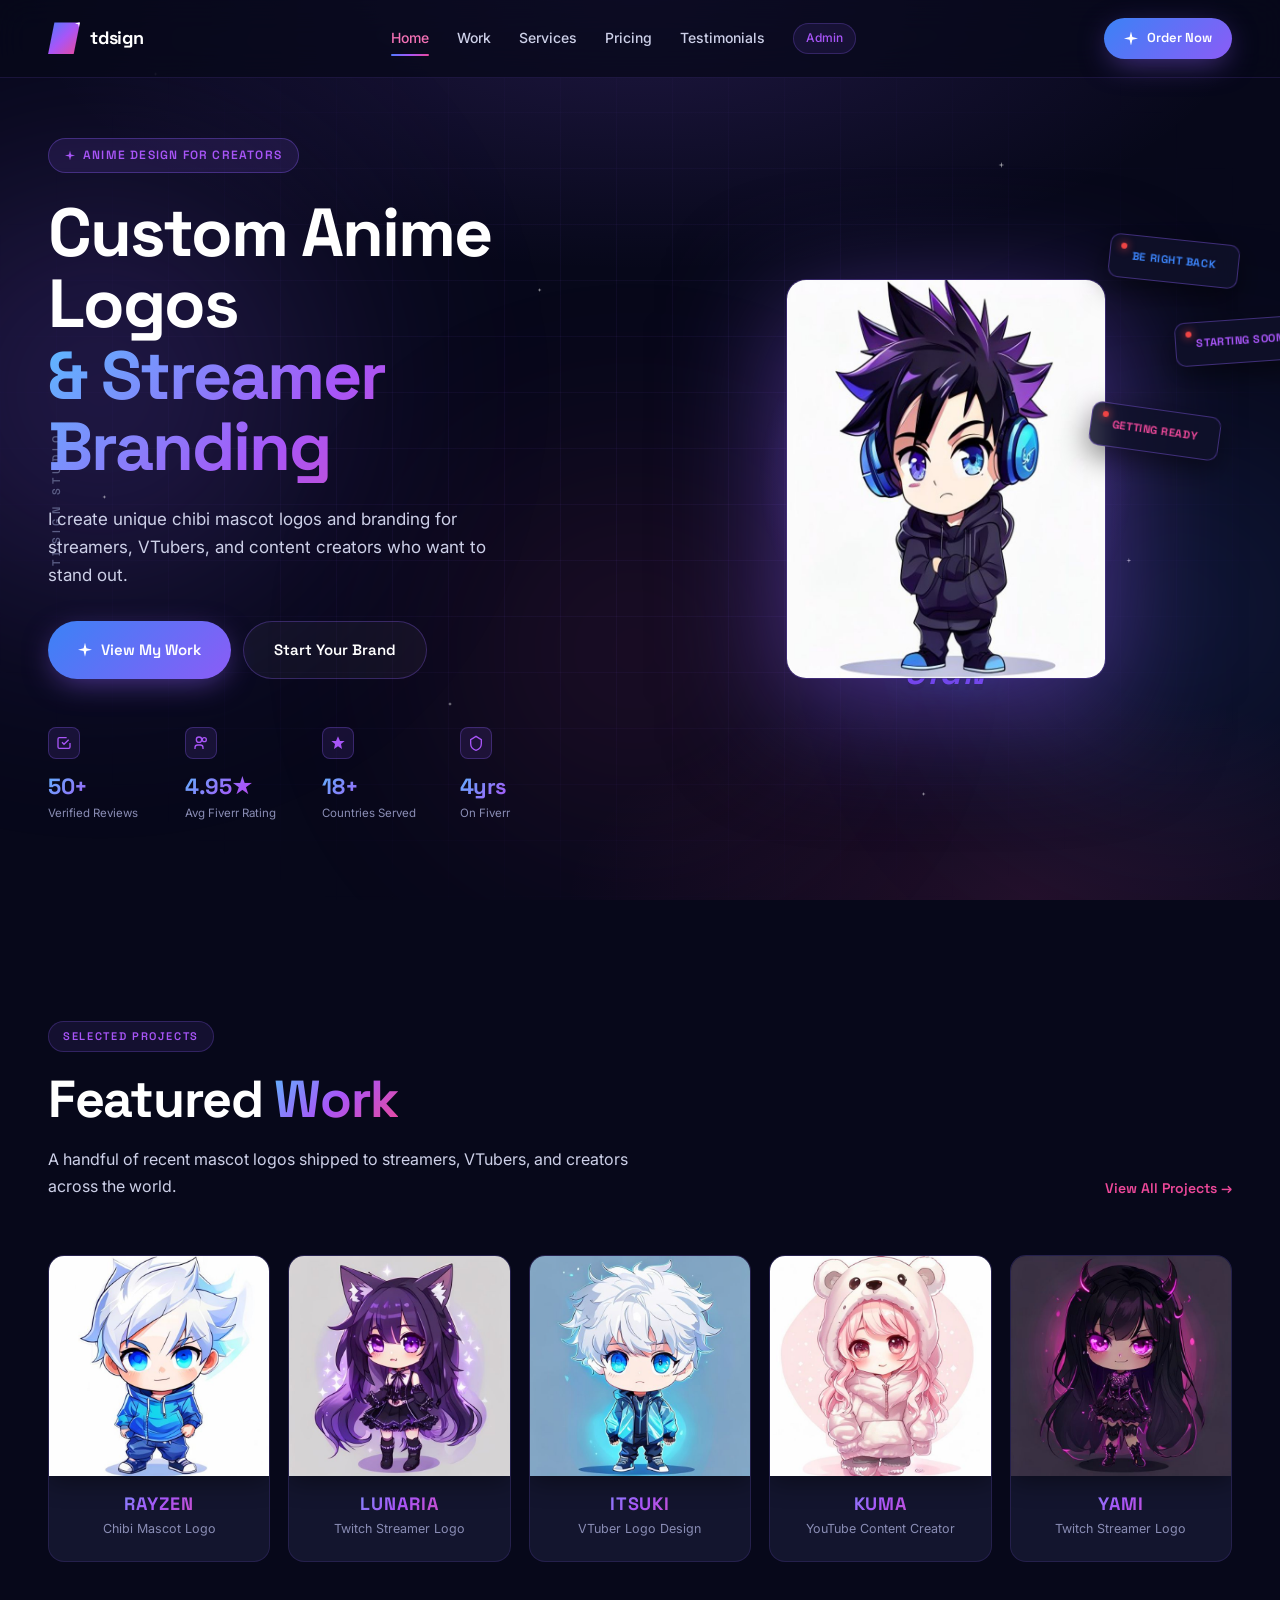
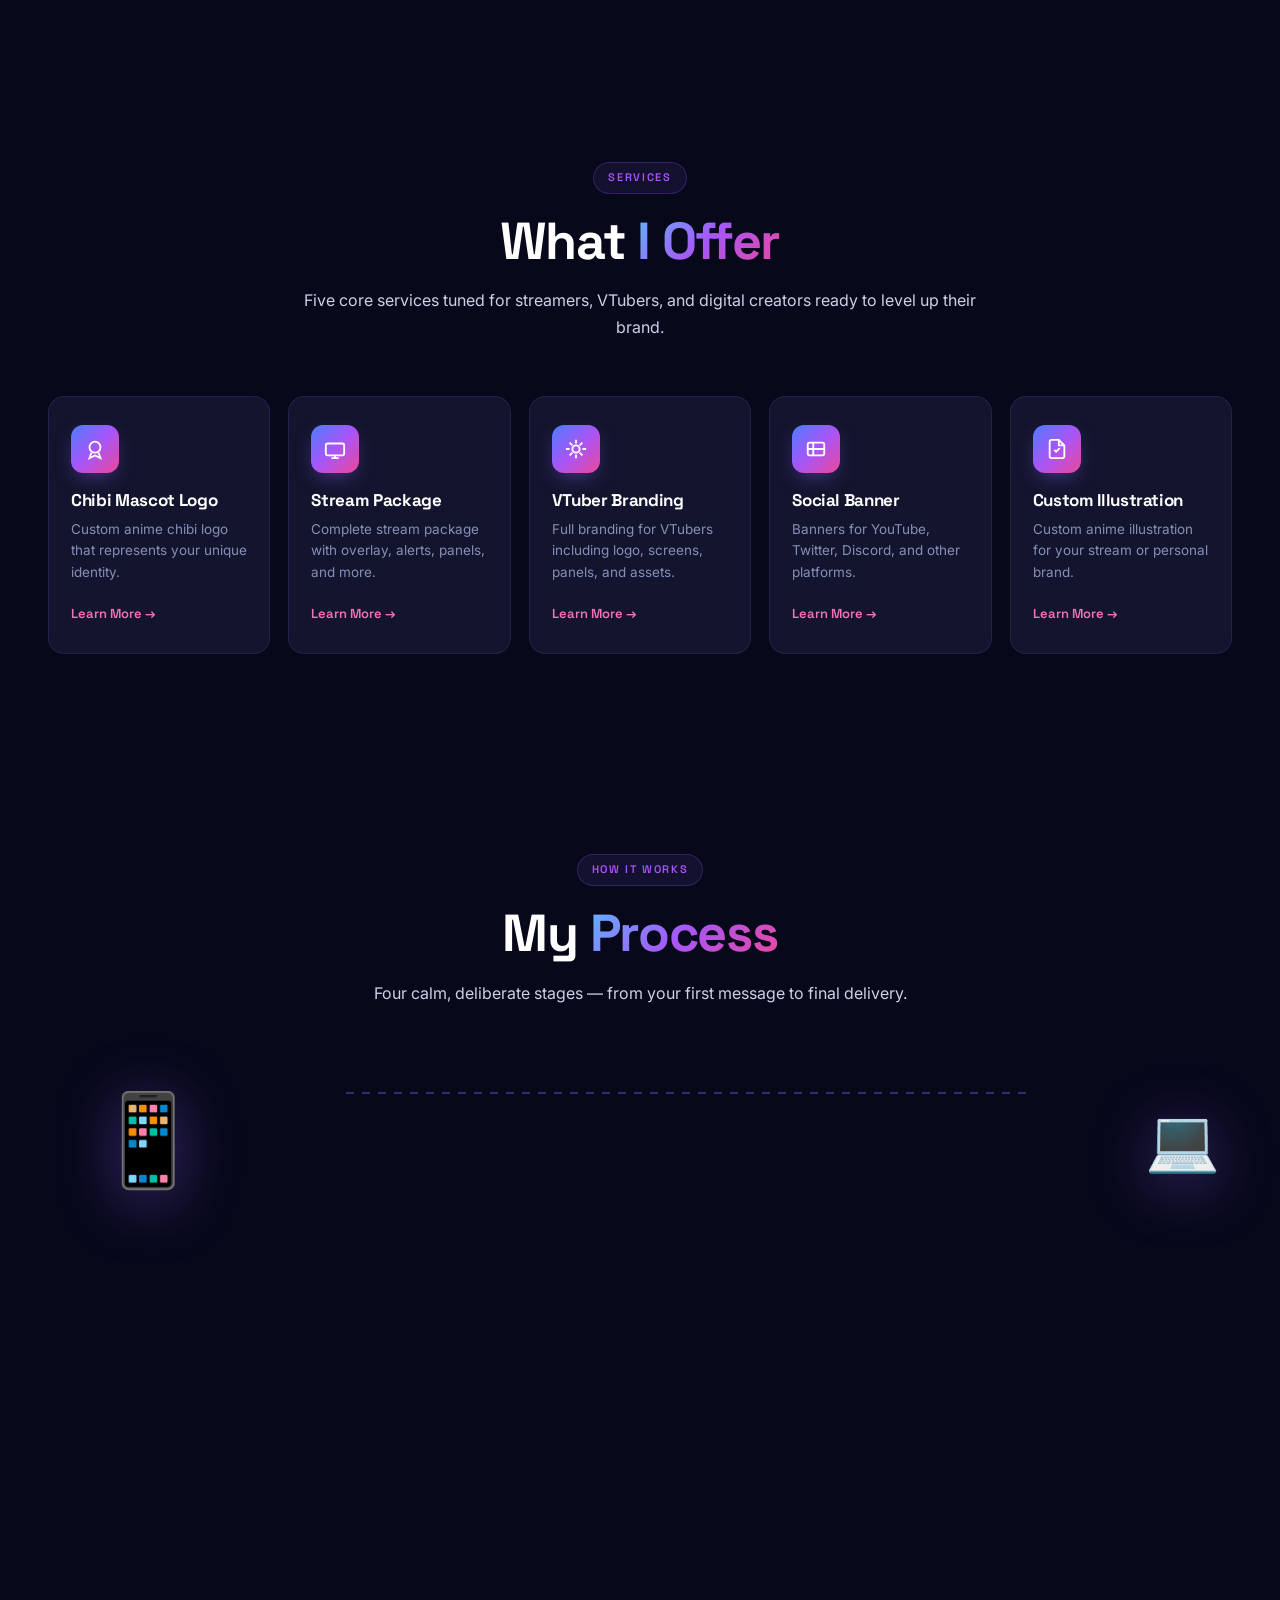
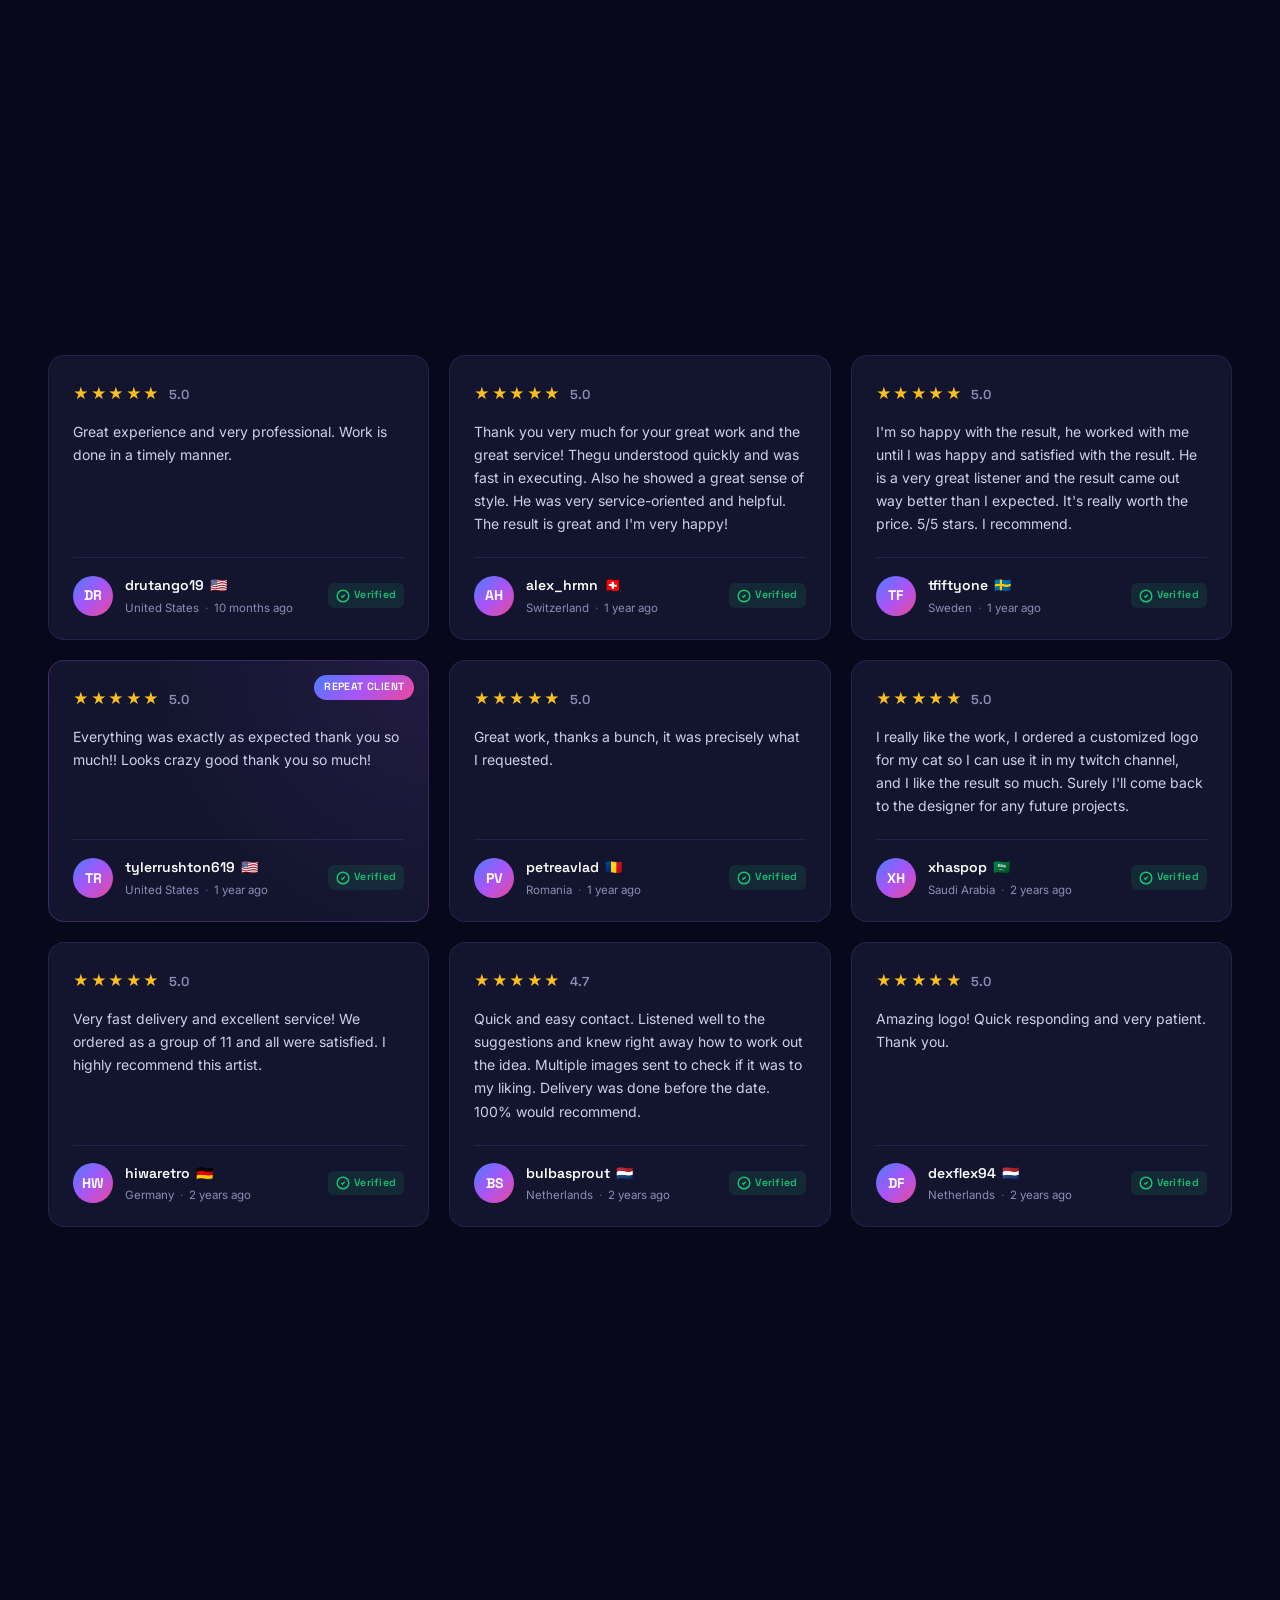
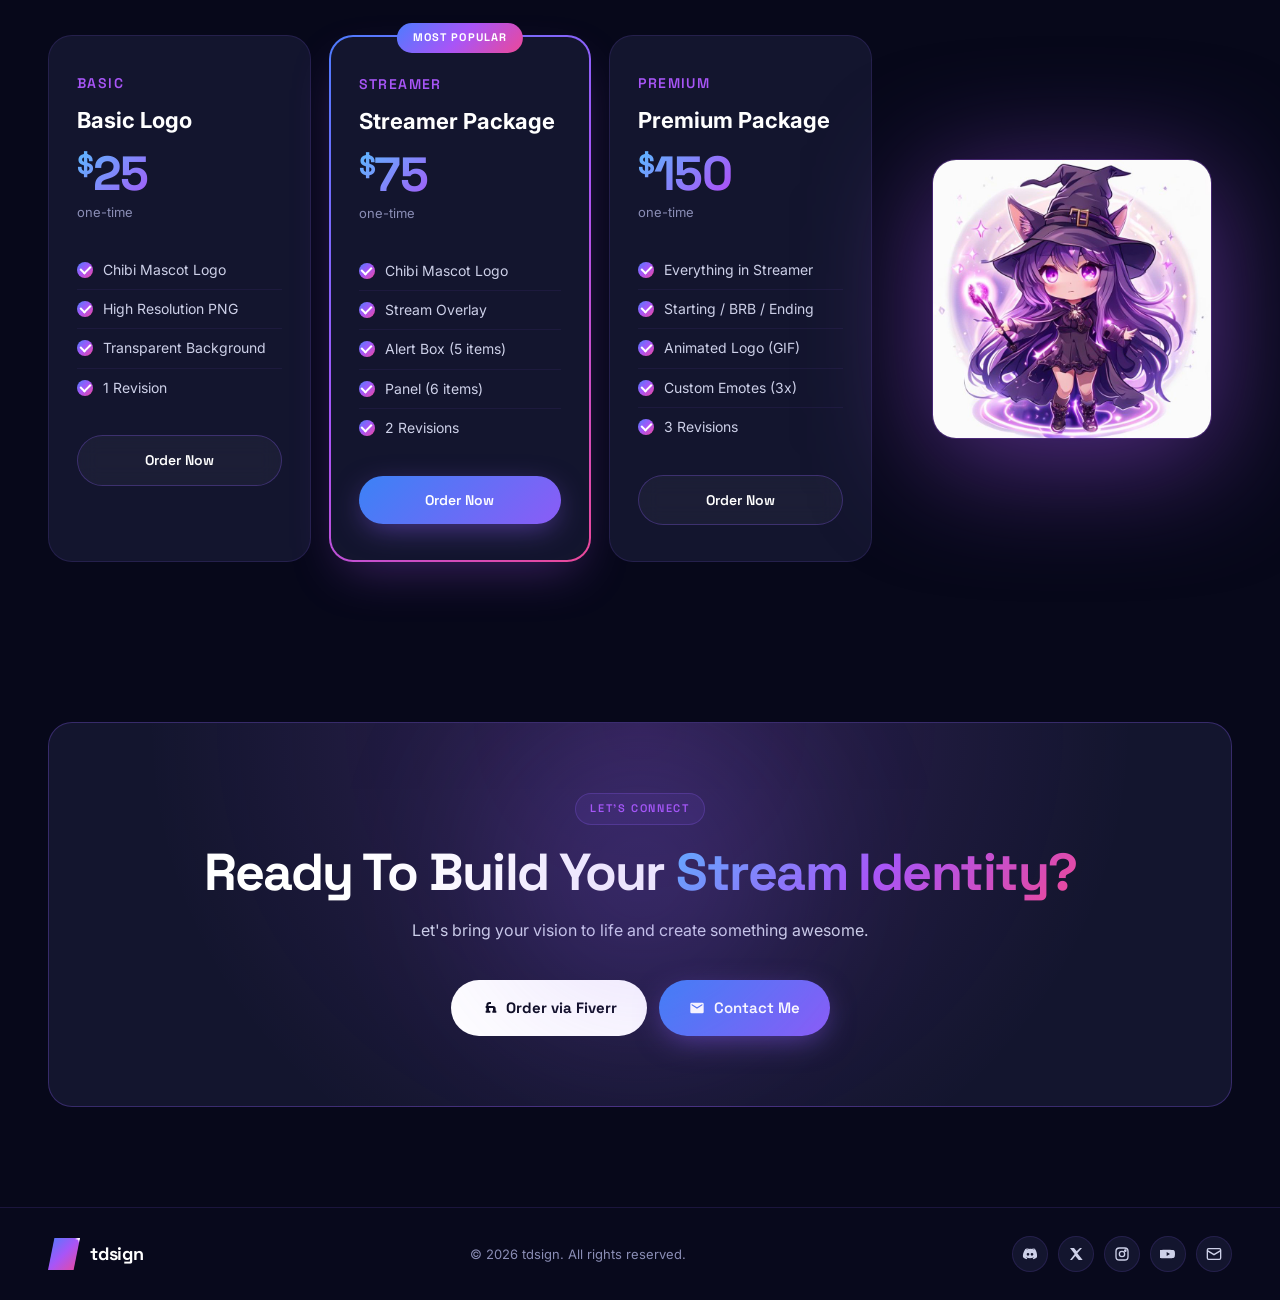
<file: index.html>
<!DOCTYPE html>
<html lang="en">
<head>
  <meta charset="UTF-8" />
  <meta name="viewport" content="width=device-width, initial-scale=1.0" />
  <meta name="theme-color" content="#0a0b1e" />
  <title>tdsign — Custom Anime Logos & Streamer Branding</title>
  <meta name="description" content="Custom chibi mascot logos, stream packages, and VTuber branding for streamers and content creators." />

  <meta property="og:title" content="tdsign — Custom Anime Logos & Streamer Branding" />
  <meta property="og:description" content="Custom chibi mascot logos and branding for streamers, VTubers, and content creators." />
  <meta property="og:type" content="website" />
  <meta property="og:image" content="assets/og.svg" />

  <link rel="preconnect" href="https://fonts.googleapis.com" />
  <link rel="preconnect" href="https://fonts.gstatic.com" crossorigin />
  <link href="https://fonts.googleapis.com/css2?family=Inter:wght@300;400;500;600;700&family=Space+Grotesk:wght@400;500;600;700&display=swap" rel="stylesheet" />

  <link rel="icon" type="image/svg+xml" href="assets/favicon.svg" />
  <link rel="stylesheet" href="css/style.css" />
</head>
<body>

  <!-- Background -->
  <div class="bg-gradient" aria-hidden="true">
    <div class="blob blob-1"></div>
    <div class="blob blob-2"></div>
    <div class="blob blob-3"></div>
    <div class="grid-overlay"></div>
    <div class="sparkles">
      <span class="sparkle" style="top:8%;left:12%;animation-delay:0s"></span>
      <span class="sparkle" style="top:18%;left:78%;animation-delay:.6s;width:6px;height:6px"></span>
      <span class="sparkle" style="top:32%;left:42%;animation-delay:1.2s"></span>
      <span class="sparkle" style="top:55%;left:8%;animation-delay:.3s"></span>
      <span class="sparkle" style="top:62%;left:88%;animation-delay:1.8s;width:5px;height:5px"></span>
      <span class="sparkle" style="top:78%;left:35%;animation-delay:.9s"></span>
      <span class="sparkle" style="top:88%;left:72%;animation-delay:2.1s"></span>
    </div>
  </div>

  <!-- Nav -->
  <header class="nav">
    <div class="container nav-inner">
      <a href="#" class="logo">
        <span class="logo-mark"></span>
        <span>tdsign</span>
      </a>
      <nav class="nav-links">
        <a href="#" class="active">Home</a>
        <a href="#work">Work</a>
        <a href="#services">Services</a>
        <a href="#pricing">Pricing</a>
        <a href="#testimonials">Testimonials</a>
        <a href="admin/" class="admin-link">Admin</a>
      </nav>
      <a href="#pricing" class="btn btn-primary nav-cta">
        <span class="sparkle-icon"></span>
        Order Now
      </a>
    </div>
  </header>

  <!-- Hero -->
  <section class="hero">
    <div class="tdsign-vertical">TDSIGN STUDIO</div>
    <div class="container">
      <div class="hero-grid">
        <div class="hero-text">
          <div class="hero-tag fade-in" data-bind="hero.badge"></div>
          <h1 class="hero-title fade-in" style="animation-delay:.1s" data-bind="hero.title"></h1>
          <p class="hero-sub fade-in" style="animation-delay:.2s" data-bind="hero.subtitle"></p>
          <div class="hero-cta fade-in" style="animation-delay:.3s">
            <a href="#work" class="btn btn-primary btn-lg" data-bind="hero.cta_primary"></a>
            <a href="#contact" class="btn btn-ghost btn-lg" data-bind="hero.cta_secondary"></a>
          </div>
          <div class="hero-stats fade-in" style="animation-delay:.4s" data-bind="stats"></div>
        </div>

        <div class="hero-illust">
          <div class="td-sign-logo" aria-hidden="true">
            TD
            <span class="small">SIGN</span>
          </div>
          <div class="stream-card s1">BE RIGHT BACK</div>
          <div class="stream-card s2">STARTING SOON</div>
          <div class="stream-card s3">GETTING READY</div>
          <div class="chibi-hero">
            <div class="glow"></div>
            <img class="chibi-img" data-bind="hero.image" alt="tdsign hero mascot" />
          </div>
        </div>
      </div>
    </div>
  </section>

  <!-- Selected Projects -->
  <section id="work" class="section">
    <div class="container">
      <div class="section-head with-link">
        <div class="head-text">
          <div class="section-label" data-bind="work.label"></div>
          <h2 class="section-title" data-bind="work.title"></h2>
          <p class="section-sub" data-bind="work.sub"></p>
        </div>
        <a href="#" class="view-all-link">View All Projects →</a>
      </div>
      <div class="portfolio-row" data-bind="mascots"></div>
    </div>
  </section>

  <!-- Services -->
  <section id="services" class="section">
    <div class="container">
      <div class="section-head">
        <div class="section-label" data-bind="services.label"></div>
        <h2 class="section-title" data-bind="services.title"></h2>
        <p class="section-sub" data-bind="services.sub"></p>
      </div>
      <div class="services-grid" data-bind="services"></div>
    </div>
  </section>

  <!-- Process -->
  <section id="process" class="section">
    <div class="container">
      <div class="section-head">
        <div class="section-label" data-bind="process.label"></div>
        <h2 class="section-title" data-bind="process.title"></h2>
        <p class="section-sub" data-bind="process.sub"></p>
      </div>
      <div class="process-wrap">
        <div class="process-mascot" aria-hidden="true">📱</div>
        <div class="process-steps" data-bind="process"></div>
        <div class="process-laptop" aria-hidden="true">💻</div>
      </div>
    </div>
  </section>

  <!-- Testimonials -->
  <section id="testimonials" class="section">
    <div class="container">
      <div class="section-head with-link">
        <div class="head-text">
          <div class="section-label" data-bind="testimonials.label"></div>
          <h2 class="section-title" data-bind="testimonials.title"></h2>
          <p class="section-sub" data-bind="testimonials.sub"></p>
        </div>
        <a href="https://www.fiverr.com/tdsign" target="_blank" rel="noopener" class="view-all-link" data-bind="testimonials.cta_url">View All 50+ Reviews on Fiverr →</a>
      </div>
      <div class="testimonials-grid" data-bind="testimonials"></div>
    </div>
  </section>

  <!-- Pricing -->
  <section id="pricing" class="section">
    <div class="container">
      <div class="section-head">
        <div class="section-label" data-bind="pricing.label"></div>
        <h2 class="section-title" data-bind="pricing.title"></h2>
        <p class="section-sub" data-bind="pricing.sub"></p>
      </div>
      <div class="pricing-wrap">
        <div class="pricing-grid" data-bind="pricing"></div>
        <div class="pricing-mascot" aria-hidden="true">
          <div class="magic-circle"></div>
          <img class="pricing-mascot-img" data-bind="pricing_mascot_image" alt="" />
        </div>
      </div>
    </div>
  </section>

  <!-- Final CTA -->
  <section id="contact" class="final-cta">
    <div class="container">
      <div class="final-cta-card">
        <div class="section-label" data-bind="cta.label"></div>
        <h2 class="final-cta-title" data-bind="cta.title"></h2>
        <p class="final-cta-sub" data-bind="cta.subtitle"></p>
        <div class="final-cta-btns">
          <a class="btn btn-white btn-lg" data-bind="cta.fiverr">
            <svg width="16" height="16" viewBox="0 0 24 24" fill="currentColor"><path d="M23 16h-1v-3a4 4 0 00-4-4h-7v-1a2 2 0 012-2h2V3h-2a5 5 0 00-5 5v1H7v3h1v4H7v3h7v-3h-2v-4h6v4h-1v3h6v-3z"/></svg>
            <span>Order via Fiverr</span>
          </a>
          <a class="btn btn-primary btn-lg" data-bind="cta.contact">
            <svg width="16" height="16" viewBox="0 0 24 24" fill="currentColor"><path d="M20 4H4a2 2 0 00-2 2v12a2 2 0 002 2h16a2 2 0 002-2V6a2 2 0 00-2-2zm0 4l-8 5-8-5V6l8 5 8-5v2z"/></svg>
            <span>Contact Me</span>
          </a>
        </div>
      </div>
    </div>
  </section>

  <!-- Footer -->
  <footer class="footer">
    <div class="container footer-inner">
      <a href="#" class="logo">
        <span class="logo-mark"></span>
        <span>tdsign</span>
      </a>
      <div class="footer-meta" data-bind="footer.tagline"></div>
      <div class="footer-socials">
        <a href="#" data-bind="footer.discord" aria-label="Discord"><svg viewBox="0 0 24 24" fill="currentColor"><path d="M20 4.5A20 20 0 0015.5 3l-.3.5a14 14 0 014 2 17 17 0 00-13 0 14 14 0 014-2L9.5 3A20 20 0 005 4.5C2 9 1 13 1.5 17a18 18 0 005.5 3l1-1.5a13 13 0 01-2-1l.5-.3a14 14 0 0011 0l.5.3a13 13 0 01-2 1l1 1.5a18 18 0 005.5-3c.5-5-.7-9-3-12.5zM9 14.5a2 2 0 110-4 2 2 0 010 4zm6 0a2 2 0 110-4 2 2 0 010 4z"/></svg></a>
        <a href="#" data-bind="footer.twitter" aria-label="Twitter"><svg viewBox="0 0 24 24" fill="currentColor"><path d="M18 3h3l-7 8 8 10h-6l-5-6-5 6H3l7-9-7-9h6l4 5 5-5z"/></svg></a>
        <a href="#" data-bind="footer.instagram" aria-label="Instagram"><svg viewBox="0 0 24 24" fill="none" stroke="currentColor" stroke-width="2"><rect x="3" y="3" width="18" height="18" rx="5"/><circle cx="12" cy="12" r="4"/><circle cx="17" cy="7" r="1" fill="currentColor"/></svg></a>
        <a href="#" data-bind="footer.youtube" aria-label="YouTube"><svg viewBox="0 0 24 24" fill="currentColor"><path d="M22 8a3 3 0 00-2-2c-2-.5-8-.5-10-.5s-8 0-10 .5a3 3 0 00-2 2c-.5 2-.5 4-.5 4s0 2 .5 4a3 3 0 002 2c2 .5 10 .5 10 .5s8 0 10-.5a3 3 0 002-2c.5-2 .5-4 .5-4s0-2-.5-4zM10 15V9l5 3-5 3z"/></svg></a>
        <a href="#" data-bind="footer.email" aria-label="Email"><svg viewBox="0 0 24 24" fill="none" stroke="currentColor" stroke-width="2"><rect x="2" y="4" width="20" height="16" rx="2"/><path d="M2 7l10 6 10-6"/></svg></a>
      </div>
    </div>
  </footer>

  <!-- Render content from _data/site.json, then enable interactivity -->
  <script src="js/render.js"></script>
  <script src="js/main.js"></script>
</body>
</html>
</file>
<file: css/style.css>
/* ================================================================
   tdsign — Custom Anime Logos & Streamer Branding
   Dark · Vibrant · Chibi · Esports
   ================================================================ */

:root {
  /* Palette */
  --bg-0: #07081a;
  --bg-1: #0a0b1e;
  --bg-2: #0f1029;
  --bg-3: #13152e;
  --bg-4: #1a1c3a;
  --line: rgba(139, 92, 246, 0.15);
  --line-2: rgba(139, 92, 246, 0.30);

  --ink-0: #ffffff;
  --ink-1: #cdd0e8;
  --ink-2: #8a8db5;
  --ink-3: #5b5e85;

  /* Brand gradient triplet */
  --c-blue: #4d7cff;
  --c-blue-2: #3b82f6;
  --c-purple: #8b5cf6;
  --c-purple-2: #a855f7;
  --c-pink: #ec4899;
  --c-pink-2: #f472b6;
  --c-cyan: #00d4ff;

  --grad: linear-gradient(135deg, var(--c-blue) 0%, var(--c-purple-2) 50%, var(--c-pink) 100%);
  --grad-text: linear-gradient(135deg, #5cb8ff 0%, #a855f7 50%, #ec4899 100%);
  --grad-btn: linear-gradient(135deg, var(--c-blue-2) 0%, var(--c-purple) 100%);

  --shadow-glow: 0 10px 40px -10px rgba(139, 92, 246, 0.5);

  /* Type */
  --font-display: "Space Grotesk", "Inter", system-ui, sans-serif;
  --font-body: "Inter", system-ui, sans-serif;

  --container: 1240px;
  --radius-sm: 10px;
  --radius: 16px;
  --radius-lg: 24px;
}

* { box-sizing: border-box; margin: 0; padding: 0; }
html { scroll-behavior: smooth; }
body {
  font-family: var(--font-body);
  background: var(--bg-0);
  color: var(--ink-0);
  line-height: 1.6;
  -webkit-font-smoothing: antialiased;
  overflow-x: hidden;
}
img, svg { display: block; max-width: 100%; }
a { color: inherit; text-decoration: none; }
button { font: inherit; cursor: pointer; border: none; background: none; color: inherit; }

.container { width: 100%; max-width: var(--container); margin: 0 auto; padding: 0 28px; }

/* ================================================================
   Background — grid + blobs + sparkles
   ================================================================ */
.bg-gradient {
  position: fixed; inset: 0; z-index: -1; overflow: hidden; pointer-events: none;
  background:
    radial-gradient(ellipse 80% 50% at 50% 0%, rgba(139,92,246,0.18), transparent 60%),
    radial-gradient(ellipse 60% 40% at 80% 100%, rgba(236,72,153,0.12), transparent 60%),
    var(--bg-0);
}
.blob { position: absolute; border-radius: 50%; filter: blur(120px); will-change: transform; }
.blob-1 { width: 600px; height: 600px; top: 10%; left: -200px;
  background: radial-gradient(circle, var(--c-purple) 0%, transparent 70%);
  opacity: 0.35; animation: float-1 30s ease-in-out infinite;
}
.blob-2 { width: 500px; height: 500px; top: 40%; right: -150px;
  background: radial-gradient(circle, var(--c-blue) 0%, transparent 70%);
  opacity: 0.25; animation: float-2 36s ease-in-out infinite;
}
.blob-3 { width: 500px; height: 500px; bottom: 0; left: 30%;
  background: radial-gradient(circle, var(--c-pink) 0%, transparent 70%);
  opacity: 0.18; animation: float-3 28s ease-in-out infinite;
}
@keyframes float-1 { 0%,100%{transform:translate(0,0)} 50%{transform:translate(60px,40px)} }
@keyframes float-2 { 0%,100%{transform:translate(0,0)} 50%{transform:translate(-50px,30px)} }
@keyframes float-3 { 0%,100%{transform:translate(0,0)} 50%{transform:translate(40px,-30px)} }

.grid-overlay {
  position: absolute; inset: 0;
  background-image:
    linear-gradient(rgba(139,92,246,0.06) 1px, transparent 1px),
    linear-gradient(90deg, rgba(139,92,246,0.06) 1px, transparent 1px);
  background-size: 56px 56px;
  mask-image: radial-gradient(ellipse at center, black 30%, transparent 80%);
}

/* sparkles */
.sparkles { position: absolute; inset: 0; overflow: hidden; }
.sparkle {
  position: absolute;
  width: 4px; height: 4px;
  background: white;
  clip-path: polygon(50% 0, 60% 40%, 100% 50%, 60% 60%, 50% 100%, 40% 60%, 0 50%, 40% 40%);
  opacity: 0.6;
  animation: twinkle 3s ease-in-out infinite;
}
@keyframes twinkle {
  0%, 100% { opacity: 0.2; transform: scale(0.8); }
  50% { opacity: 0.9; transform: scale(1.2); }
}

/* ================================================================
   Typography helpers
   ================================================================ */
h1, h2, h3, h4 { font-family: var(--font-display); font-weight: 700; letter-spacing: -0.02em; line-height: 1.15; }
.gradient-text {
  background: var(--grad-text);
  -webkit-background-clip: text; background-clip: text;
  -webkit-text-fill-color: transparent;
  display: inline-block;
}

/* ================================================================
   Buttons
   ================================================================ */
.btn {
  display: inline-flex; align-items: center; gap: 9px;
  padding: 13px 24px; border-radius: 100px;
  font-family: var(--font-display); font-weight: 600; font-size: 14px;
  transition: all 0.25s ease;
  white-space: nowrap;
}
.btn-primary {
  background: var(--grad-btn);
  color: white;
  box-shadow: 0 8px 30px -6px rgba(139, 92, 246, 0.55);
}
.btn-primary:hover { transform: translateY(-2px); box-shadow: 0 14px 40px -8px rgba(139, 92, 246, 0.75); }

.btn-ghost {
  background: rgba(255,255,255,0.04);
  color: var(--ink-0);
  border: 1px solid var(--line-2);
  backdrop-filter: blur(10px);
}
.btn-ghost:hover { background: rgba(139,92,246,0.1); border-color: var(--c-purple); }

.btn-white {
  background: white;
  color: #0a0b1e;
  font-weight: 700;
}
.btn-white:hover { transform: translateY(-2px); box-shadow: 0 12px 30px -6px rgba(255,255,255,0.25); }

.btn-lg { padding: 16px 30px; font-size: 15px; }

.sparkle-icon {
  display: inline-block; width: 14px; height: 14px;
  background: currentColor;
  clip-path: polygon(50% 0, 60% 40%, 100% 50%, 60% 60%, 50% 100%, 40% 60%, 0 50%, 40% 40%);
}

/* ================================================================
   Nav
   ================================================================ */
.nav {
  position: sticky; top: 0; z-index: 50;
  padding: 18px 0;
  background: rgba(7,8,26,0.75);
  backdrop-filter: blur(16px);
  -webkit-backdrop-filter: blur(16px);
  border-bottom: 1px solid var(--line);
}
.nav-inner { display: flex; align-items: center; justify-content: space-between; gap: 24px; }

.logo {
  display: flex; align-items: center; gap: 10px;
  font-family: var(--font-display); font-weight: 700; font-size: 18px;
  letter-spacing: -0.01em;
}
.logo-mark {
  width: 32px; height: 32px;
  background: var(--grad);
  clip-path: polygon(20% 0, 100% 0, 80% 100%, 0 100%);
  position: relative;
}
.logo-mark::after {
  content: ""; position: absolute; top: -3px; right: -3px;
  width: 8px; height: 8px; background: white;
  clip-path: polygon(50% 0, 60% 40%, 100% 50%, 60% 60%, 50% 100%, 40% 60%, 0 50%, 40% 40%);
}

.nav-links { display: flex; gap: 28px; }
.nav-links a { font-size: 14px; color: var(--ink-1); font-weight: 500; transition: color 0.2s; position: relative; padding: 4px 0; }
.nav-links a:hover { color: var(--ink-0); }
.nav-links a.active { color: var(--c-pink-2); }
.nav-links a.active::after { content: ""; position: absolute; bottom: -2px; left: 0; right: 0; height: 2px; background: var(--grad); border-radius: 2px; }
.nav-links a.admin-link {
  font-size: 12px;
  padding: 4px 12px;
  background: rgba(139,92,246,0.1);
  border: 1px solid rgba(139,92,246,0.25);
  border-radius: 100px;
  color: var(--c-purple-2);
}
.nav-links a.admin-link:hover { background: rgba(139,92,246,0.2); color: var(--ink-0); }

.nav-cta { padding: 10px 20px; font-size: 13px; }

@media (max-width: 1024px) { .nav-links { display: none; } }

/* ================================================================
   Hero
   ================================================================ */
.hero {
  position: relative;
  padding: 60px 0 100px;
  overflow: hidden;
}
.hero-grid {
  display: grid;
  grid-template-columns: 45% 55%;
  gap: 40px;
  align-items: center;
}
.hero-tag {
  display: inline-flex; align-items: center; gap: 8px;
  padding: 7px 16px;
  background: rgba(139,92,246,0.12);
  border: 1px solid rgba(139,92,246,0.35);
  border-radius: 100px;
  font-family: var(--font-display); font-size: 12px;
  color: var(--c-purple-2); font-weight: 600;
  letter-spacing: 0.1em; text-transform: uppercase;
  margin-bottom: 24px;
}
.hero-title {
  font-size: clamp(38px, 5.4vw, 68px);
  font-weight: 700;
  line-height: 1.05;
  letter-spacing: -0.03em;
  margin-bottom: 22px;
}
.hero-sub {
  font-size: 17px;
  color: var(--ink-1);
  max-width: 480px;
  margin-bottom: 32px;
  line-height: 1.65;
}
.hero-cta { display: flex; gap: 12px; flex-wrap: wrap; margin-bottom: 48px; }

.hero-stats {
  display: grid;
  grid-template-columns: repeat(4, 1fr);
  gap: 16px;
  max-width: 540px;
}
.stat {
  text-align: left;
}
.stat-icon {
  width: 32px; height: 32px;
  background: rgba(139,92,246,0.12);
  border: 1px solid var(--line-2);
  border-radius: 8px;
  display: grid; place-items: center;
  margin-bottom: 10px;
  color: var(--c-purple-2);
}
.stat-icon svg { width: 16px; height: 16px; }
.stat-num {
  font-family: var(--font-display); font-size: 22px; font-weight: 700;
  letter-spacing: -0.02em;
  background: var(--grad-text);
  -webkit-background-clip: text; background-clip: text;
  -webkit-text-fill-color: transparent;
  margin-bottom: 2px;
}
.stat-label { font-size: 11.5px; color: var(--ink-2); line-height: 1.3; }

@media (max-width: 900px) {
  .hero-grid { grid-template-columns: 1fr; gap: 60px; }
  .hero-stats { grid-template-columns: repeat(2, 1fr); }
}

/* Hero illustration (right) */
.hero-illust {
  position: relative;
  height: 540px;
  display: grid;
  place-items: center;
}
.td-sign-logo {
  position: absolute;
  bottom: 60px; left: 50%; transform: translateX(-50%);
  font-family: var(--font-display);
  font-size: 110px; font-weight: 900;
  letter-spacing: -0.02em;
  font-style: italic;
  background: linear-gradient(180deg, #5cb8ff 0%, #1e40af 50%, #7c3aed 100%);
  -webkit-background-clip: text; background-clip: text;
  -webkit-text-fill-color: transparent;
  text-shadow:
    0 0 40px rgba(0, 212, 255, 0.4),
    0 0 80px rgba(124, 58, 237, 0.3);
  filter: drop-shadow(0 6px 0 rgba(0,0,0,0.3));
  z-index: 1;
  line-height: 1;
}
.td-sign-logo .small {
  display: block; text-align: center;
  font-size: 32px; font-weight: 700;
  margin-top: -8px;
  letter-spacing: 0.1em;
}
@media (max-width: 1100px) { .td-sign-logo { font-size: 80px; } .td-sign-logo .small { font-size: 24px; } }

.chibi-hero {
  position: relative;
  width: 320px; height: 400px;
  z-index: 3;
  filter: drop-shadow(0 30px 60px rgba(139, 92, 246, 0.5));
}
.chibi-hero .chibi-img {
  position: relative; z-index: 2;
  width: 100%; height: 100%;
  object-fit: contain;
  border-radius: 20px;
  background: rgba(15,16,41,0.4);
  border: 1px solid rgba(139,92,246,0.3);
}
.chibi-hero .glow {
  position: absolute; inset: -40px;
  background: radial-gradient(circle, rgba(139,92,246,0.4) 0%, transparent 60%);
  z-index: -1;
  border-radius: 50%;
  animation: pulse-glow 4s ease-in-out infinite;
}
@keyframes pulse-glow {
  0%, 100% { transform: scale(1); opacity: 0.6; }
  50% { transform: scale(1.15); opacity: 0.9; }
}

.stream-card {
  position: absolute;
  width: 130px; padding: 12px 14px;
  background: rgba(15, 16, 41, 0.85);
  border: 1px solid rgba(139,92,246,0.4);
  border-radius: 10px;
  backdrop-filter: blur(10px);
  font-family: var(--font-display);
  font-size: 11px; font-weight: 700;
  text-align: center;
  letter-spacing: 0.05em;
  z-index: 4;
  box-shadow: 0 10px 30px rgba(0,0,0,0.5);
}
.stream-card::before {
  content: ""; position: absolute; top: 8px; left: 10px;
  width: 6px; height: 6px; border-radius: 50%;
  background: #ef4444; box-shadow: 0 0 8px #ef4444;
}
.stream-card.s1 { top: 30px; right: 5%; transform: rotate(6deg); color: var(--c-blue-2); }
.stream-card.s2 { top: 110px; right: -5%; transform: rotate(-4deg); color: var(--c-purple-2); }
.stream-card.s3 { top: 200px; right: 8%; transform: rotate(8deg); color: var(--c-pink); }

.tdsign-vertical {
  position: absolute;
  left: -10px; top: 50%; transform: translateY(-50%) rotate(-90deg);
  font-family: var(--font-display);
  font-size: 11px; letter-spacing: 0.4em;
  color: var(--ink-3);
  font-weight: 600;
}

/* Chibi character (CSS-art) */
.chibi {
  position: relative;
  width: 100%; height: 100%;
}
.chibi .head {
  position: absolute; top: 5%; left: 25%;
  width: 50%; aspect-ratio: 1;
  background: linear-gradient(180deg, #ffe0c4 0%, #f0c8a8 100%);
  border-radius: 50% 50% 45% 45%;
  border: 3px solid #1a1530;
  z-index: 2;
}
.chibi .hair {
  position: absolute; top: 0; left: 18%;
  width: 64%; height: 38%;
  background: linear-gradient(180deg, #1a1530 0%, #2d1a4a 100%);
  border-radius: 50% 50% 30% 30% / 80% 80% 20% 20%;
  z-index: 3;
}
.chibi .hair::before, .chibi .hair::after {
  content: ""; position: absolute;
  width: 20px; height: 32px;
  background: inherit;
  top: 8%;
}
.chibi .hair::before { left: -8px; transform: rotate(-25deg); border-radius: 50% 50% 40% 40%; }
.chibi .hair::after { right: -8px; transform: rotate(25deg); border-radius: 50% 50% 40% 40%; }
.chibi .eyes {
  position: absolute; top: 22%; left: 30%;
  width: 40%; display: flex; justify-content: space-between;
  z-index: 4;
}
.chibi .eyes::before, .chibi .eyes::after {
  content: ""; width: 14px; height: 18px;
  background: radial-gradient(ellipse at 50% 60%, var(--c-blue) 0%, #1e3a8a 90%);
  border-radius: 50%;
  border: 2px solid #0a0b1e;
  box-shadow: inset 2px -3px 0 rgba(255,255,255,0.5);
}
.chibi .body {
  position: absolute; top: 48%; left: 18%;
  width: 64%; height: 50%;
  background: linear-gradient(180deg, #1a1530 0%, #0a0b1e 100%);
  border: 3px solid #1a1530;
  border-radius: 24px 24px 8px 8px;
  z-index: 1;
}
.chibi .headphones {
  position: absolute; top: 8%; left: 18%;
  width: 64%; height: 38%;
  border: 6px solid var(--c-blue);
  border-bottom: none;
  border-radius: 50% 50% 0 0;
  box-shadow: 0 0 12px rgba(77, 124, 255, 0.6);
  z-index: 5;
}
.chibi .headphones::before, .chibi .headphones::after {
  content: ""; position: absolute;
  width: 20px; height: 28px;
  background: var(--c-blue);
  border-radius: 8px;
  box-shadow: 0 0 12px rgba(77, 124, 255, 0.7);
  top: 70%;
}
.chibi .headphones::before { left: -14px; }
.chibi .headphones::after { right: -14px; }
.chibi .mouth {
  position: absolute; top: 38%; left: 44%;
  width: 12%; height: 4px;
  background: #1a1530;
  border-radius: 0 0 8px 8px;
  z-index: 4;
}

@media (max-width: 700px) {
  .hero-illust { height: 460px; }
  .chibi-hero { width: 220px; height: 280px; }
  .td-sign-logo { font-size: 60px; }
  .td-sign-logo .small { font-size: 18px; }
}

/* ================================================================
   Section base
   ================================================================ */
.section { padding: 100px 0; position: relative; }
.section-head {
  text-align: center; max-width: 720px; margin: 0 auto 56px;
}
.section-head.with-link { display: flex; align-items: end; justify-content: space-between; max-width: none; text-align: left; gap: 32px; flex-wrap: wrap; }
.section-head.with-link .head-text { max-width: 620px; }
.section-label {
  display: inline-block;
  padding: 6px 14px;
  background: rgba(139,92,246,0.1);
  border: 1px solid rgba(139,92,246,0.25);
  border-radius: 100px;
  font-family: var(--font-display); font-size: 11px; font-weight: 600;
  color: var(--c-purple-2);
  letter-spacing: 0.15em; text-transform: uppercase;
  margin-bottom: 18px;
}
.section-title {
  font-size: clamp(32px, 4.5vw, 52px);
  letter-spacing: -0.025em;
  margin-bottom: 16px;
}
.section-sub { font-size: 16px; color: var(--ink-1); line-height: 1.65; }
.view-all-link {
  font-family: var(--font-display); font-size: 14px; font-weight: 600;
  color: var(--c-pink);
  display: inline-flex; align-items: center; gap: 6px;
  white-space: nowrap;
  transition: gap 0.2s;
}
.view-all-link:hover { gap: 10px; color: var(--c-pink-2); }

/* ================================================================
   Portfolio (5 mascot cards)
   ================================================================ */
.portfolio-row {
  display: grid;
  grid-template-columns: repeat(5, 1fr);
  gap: 18px;
}
.mascot-card {
  background: var(--bg-3);
  border: 1px solid var(--line);
  border-radius: var(--radius);
  overflow: hidden;
  transition: transform 0.4s, border-color 0.3s, box-shadow 0.4s;
  position: relative;
}
.mascot-card::before {
  content: ""; position: absolute; inset: 0;
  background: var(--accent, var(--c-purple));
  opacity: 0; mix-blend-mode: screen;
  transition: opacity 0.4s;
  pointer-events: none;
  z-index: 1;
}
.mascot-card:hover {
  transform: translateY(-6px);
  border-color: var(--accent-border, var(--line-2));
  box-shadow: 0 20px 50px -15px var(--accent-shadow, rgba(139, 92, 246, 0.4));
}
.mascot-card:hover::before { opacity: 0.08; }

.mascot-art {
  position: relative;
  aspect-ratio: 1 / 1;
  display: grid; place-items: center;
  background: radial-gradient(circle at 50% 60%, var(--art-glow, rgba(139,92,246,0.3)) 0%, transparent 70%);
  font-size: 80px;
  filter: drop-shadow(0 6px 12px rgba(0,0,0,0.4));
  overflow: hidden;
}
.mascot-art img {
  width: 100%; height: 100%;
  object-fit: cover;
  transition: transform 0.6s cubic-bezier(0.16,1,0.3,1);
  filter: saturate(1.05);
}
.mascot-card:hover .mascot-art img { transform: scale(1.06); }
.mascot-art .emoji {
  filter: drop-shadow(0 0 16px var(--art-glow-2, rgba(139,92,246,0.6)));
}
.mascot-info {
  padding: 18px 20px 22px;
  text-align: center;
  position: relative;
  z-index: 2;
}
.mascot-info h3 {
  font-size: 18px;
  letter-spacing: 0.05em;
  text-transform: uppercase;
  background: var(--grad-text);
  -webkit-background-clip: text; background-clip: text;
  -webkit-text-fill-color: transparent;
  margin-bottom: 4px;
}
.mascot-info p { font-size: 12.5px; color: var(--ink-2); }

/* per-card accent */
.mascot-card[data-color="blue"]   { --art-glow: rgba(77,124,255,0.35);   --art-glow-2: rgba(77,124,255,0.7);   --accent-shadow: rgba(77,124,255,0.4); }
.mascot-card[data-color="purple"] { --art-glow: rgba(168,85,247,0.35);   --art-glow-2: rgba(168,85,247,0.7);   --accent-shadow: rgba(168,85,247,0.4); }
.mascot-card[data-color="cyan"]   { --art-glow: rgba(0,212,255,0.3);     --art-glow-2: rgba(0,212,255,0.6);    --accent-shadow: rgba(0,212,255,0.4); }
.mascot-card[data-color="pink"]   { --art-glow: rgba(244,114,182,0.35);  --art-glow-2: rgba(244,114,182,0.7);  --accent-shadow: rgba(244,114,182,0.4); }
.mascot-card[data-color="violet"] { --art-glow: rgba(139,92,246,0.4);    --art-glow-2: rgba(139,92,246,0.8);   --accent-shadow: rgba(139,92,246,0.45); }

@media (max-width: 1000px) { .portfolio-row { grid-template-columns: repeat(3, 1fr); } }
@media (max-width: 640px)  { .portfolio-row { grid-template-columns: repeat(2, 1fr); } }

/* ================================================================
   Services (5 cards)
   ================================================================ */
.services-grid {
  display: grid;
  grid-template-columns: repeat(5, 1fr);
  gap: 18px;
}
.service-card {
  padding: 28px 22px;
  background: var(--bg-3);
  border: 1px solid var(--line);
  border-radius: var(--radius);
  transition: all 0.3s ease;
}
.service-card:hover {
  border-color: var(--line-2);
  transform: translateY(-4px);
  background: var(--bg-4);
}
.service-icon {
  width: 48px; height: 48px;
  border-radius: 12px;
  background: var(--grad);
  display: grid; place-items: center;
  margin-bottom: 18px;
  color: white;
  box-shadow: 0 8px 20px -6px rgba(139, 92, 246, 0.5);
}
.service-icon svg { width: 22px; height: 22px; }
.service-card h3 { font-size: 17px; margin-bottom: 8px; }
.service-card p { color: var(--ink-2); font-size: 13.5px; line-height: 1.6; margin-bottom: 16px; }
.learn-more {
  font-family: var(--font-display); font-size: 13px; font-weight: 600;
  color: var(--c-pink-2);
  display: inline-flex; align-items: center; gap: 5px;
  transition: gap 0.2s;
}
.learn-more:hover { gap: 9px; }

@media (max-width: 1100px) { .services-grid { grid-template-columns: repeat(3, 1fr); } }
@media (max-width: 700px)  { .services-grid { grid-template-columns: repeat(2, 1fr); } }
@media (max-width: 480px)  { .services-grid { grid-template-columns: 1fr; } }

/* ================================================================
   Process (4 steps + chibi)
   ================================================================ */
.process-wrap {
  position: relative;
  display: grid;
  grid-template-columns: 200px 1fr 100px;
  gap: 32px;
  align-items: center;
}
.process-mascot, .process-laptop {
  font-size: 90px;
  text-align: center;
  filter: drop-shadow(0 10px 30px rgba(139,92,246,0.4));
}
.process-laptop { font-size: 60px; }

.process-steps {
  display: grid;
  grid-template-columns: repeat(4, 1fr);
  gap: 16px;
  position: relative;
}
.process-steps::before {
  content: ""; position: absolute;
  top: 30px; left: 8%; right: 8%; height: 2px;
  background: repeating-linear-gradient(to right, var(--c-purple) 0 8px, transparent 8px 16px);
  opacity: 0.4;
  z-index: 0;
}
.process-step {
  text-align: center;
  position: relative;
  z-index: 1;
  padding: 10px;
}
.process-num {
  display: inline-grid; place-items: center;
  width: 56px; height: 56px;
  border-radius: 50%;
  background: var(--bg-3);
  border: 2px solid var(--c-purple);
  font-family: var(--font-display); font-size: 18px; font-weight: 700;
  color: var(--c-purple-2);
  margin-bottom: 14px;
  box-shadow: 0 0 24px rgba(139,92,246,0.3);
}
.process-step h3 { font-size: 16px; margin-bottom: 6px; }
.process-step p { font-size: 13px; color: var(--ink-2); line-height: 1.5; }

@media (max-width: 900px) {
  .process-wrap { grid-template-columns: 1fr; }
  .process-mascot, .process-laptop { display: none; }
  .process-steps { grid-template-columns: repeat(2, 1fr); }
  .process-steps::before { display: none; }
}

/* ================================================================
   Testimonials (3-col grid + Fiverr-style cards w/ verified badge)
   ================================================================ */
.testimonials-grid {
  display: grid;
  grid-template-columns: repeat(3, 1fr);
  gap: 20px;
}
.testimonial {
  padding: 26px 24px 22px;
  background: var(--bg-3);
  border: 1px solid var(--line);
  border-radius: var(--radius);
  position: relative;
  display: flex;
  flex-direction: column;
  transition: transform 0.25s, border-color 0.25s, background 0.25s;
}
.testimonial:hover {
  transform: translateY(-3px);
  border-color: var(--line-2);
}
.testimonial.is-repeat {
  background:
    radial-gradient(circle at 100% 0%, rgba(168,85,247,0.10), transparent 60%),
    var(--bg-3);
  border-color: rgba(168,85,247,0.28);
}
.t-badge-repeat {
  position: absolute;
  top: 14px;
  right: 14px;
  padding: 4px 10px;
  border-radius: 999px;
  background: var(--grad);
  color: white;
  font-family: var(--font-display);
  font-weight: 600;
  font-size: 10.5px;
  letter-spacing: 0.4px;
  text-transform: uppercase;
}
.t-head-row {
  display: flex;
  align-items: baseline;
  gap: 8px;
  margin-bottom: 14px;
}
.t-stars { color: #fbbf24; font-size: 15px; letter-spacing: 1.5px; }
.t-rating { font-family: var(--font-display); font-weight: 600; font-size: 13px; color: var(--ink-2); }
.testimonial p {
  font-size: 14px;
  line-height: 1.65;
  color: var(--ink-1);
  margin: 0 0 22px;
  flex: 1;
}
.t-foot {
  display: flex;
  align-items: center;
  gap: 12px;
  padding-top: 16px;
  border-top: 1px solid var(--line);
}
.t-avatar {
  width: 40px; height: 40px; border-radius: 50%;
  background: var(--grad);
  display: grid; place-items: center;
  font-family: var(--font-display); font-weight: 700; font-size: 14px;
  color: white;
  flex-shrink: 0;
}
.t-id { flex: 1; min-width: 0; }
.t-name {
  font-family: var(--font-display);
  font-weight: 600;
  font-size: 14px;
  display: flex;
  align-items: center;
  gap: 6px;
  white-space: nowrap;
  overflow: hidden;
  text-overflow: ellipsis;
}
.t-flag { font-size: 14px; flex-shrink: 0; }
.t-meta {
  font-size: 11.5px;
  color: var(--ink-2);
  margin-top: 2px;
  display: flex;
  align-items: center;
  gap: 6px;
}
.t-dot { opacity: 0.6; }
.t-verified {
  display: inline-flex;
  align-items: center;
  gap: 4px;
  padding: 4px 8px;
  border-radius: 6px;
  background: rgba(29, 191, 115, 0.12);
  color: #1dbf73; /* Fiverr green */
  font-family: var(--font-display);
  font-weight: 600;
  font-size: 10.5px;
  letter-spacing: 0.3px;
  flex-shrink: 0;
}
.t-verified svg { stroke: #1dbf73; }

.t-nav { display: flex; gap: 10px; justify-content: center; margin-top: 36px; }
.t-arrow {
  width: 44px; height: 44px; border-radius: 50%;
  background: var(--bg-3);
  border: 1px solid var(--line-2);
  display: grid; place-items: center;
  color: var(--ink-1);
  transition: all 0.3s;
}
.t-arrow:hover {
  background: var(--grad);
  border-color: transparent;
  color: white;
  transform: scale(1.05);
}

@media (max-width: 1100px) { .testimonials-grid { grid-template-columns: repeat(2, 1fr); } }
@media (max-width: 700px)  { .testimonials-grid { grid-template-columns: 1fr; } }

/* ================================================================
   Pricing (3 tiers)
   ================================================================ */
.pricing-wrap { display: grid; grid-template-columns: 1fr 320px; gap: 40px; align-items: center; }
.pricing-grid {
  display: grid;
  grid-template-columns: repeat(3, 1fr);
  gap: 18px;
}
.price-card {
  padding: 36px 28px;
  background: var(--bg-3);
  border: 1px solid var(--line);
  border-radius: var(--radius-lg);
  position: relative;
  transition: transform 0.3s, border-color 0.3s;
}
.price-card:hover { transform: translateY(-4px); border-color: var(--line-2); }

.price-card.popular {
  background:
    radial-gradient(circle at 50% 0%, rgba(168,85,247,0.18), transparent 70%),
    var(--bg-3);
  border: 2px solid transparent;
  background-clip: padding-box;
  position: relative;
  box-shadow: 0 20px 50px -15px rgba(168, 85, 247, 0.35);
}
.price-card.popular::before {
  content: ""; position: absolute; inset: -2px;
  background: var(--grad);
  border-radius: inherit;
  z-index: -1;
}
.price-card.popular::after {
  content: ""; position: absolute; inset: 0;
  background: var(--bg-3);
  border-radius: calc(var(--radius-lg) - 2px);
  z-index: -1;
}

.popular-badge {
  position: absolute;
  top: -14px; left: 50%; transform: translateX(-50%);
  padding: 6px 16px;
  background: var(--grad);
  border-radius: 100px;
  font-family: var(--font-display); font-size: 11px; font-weight: 700;
  letter-spacing: 0.1em; text-transform: uppercase;
  color: white;
  white-space: nowrap;
}

.price-tier {
  font-family: var(--font-display); font-size: 14px; font-weight: 600;
  color: var(--c-purple-2);
  text-transform: uppercase; letter-spacing: 0.1em;
  margin-bottom: 8px;
}
.price-name { font-size: 22px; font-weight: 700; margin-bottom: 12px; }
.price-amount {
  font-family: var(--font-display);
  font-size: 48px; font-weight: 800;
  letter-spacing: -0.03em;
  background: var(--grad-text);
  -webkit-background-clip: text; background-clip: text;
  -webkit-text-fill-color: transparent;
  margin-bottom: 4px;
  line-height: 1;
}
.price-amount .currency { font-size: 28px; vertical-align: top; }
.price-period { font-size: 13px; color: var(--ink-2); margin-bottom: 28px; }

.price-features { list-style: none; margin-bottom: 28px; }
.price-features li {
  display: flex; align-items: flex-start; gap: 10px;
  padding: 8px 0;
  font-size: 14px; color: var(--ink-1);
  border-bottom: 1px solid rgba(139,92,246,0.08);
}
.price-features li:last-child { border-bottom: none; }
.price-check {
  flex-shrink: 0; margin-top: 3px;
  width: 16px; height: 16px;
  background: var(--grad);
  border-radius: 50%;
  display: grid; place-items: center;
}
.price-check::after {
  content: ""; width: 5px; height: 8px;
  border: solid white; border-width: 0 2px 2px 0;
  transform: rotate(45deg) translate(-1px, -1px);
}
.price-card .btn { width: 100%; justify-content: center; }

.pricing-mascot {
  position: relative;
  width: 280px; aspect-ratio: 1;
  margin: 0 auto;
  filter: drop-shadow(0 20px 60px rgba(168,85,247,0.5));
}
.pricing-mascot-img {
  position: relative; z-index: 2;
  width: 100%; height: 100%;
  object-fit: contain;
  border-radius: 24px;
  background: rgba(15,16,41,0.4);
  border: 1px solid rgba(168,85,247,0.3);
}
.magic-circle {
  position: absolute; inset: -30px;
  background:
    radial-gradient(circle at center, transparent 30%, rgba(168,85,247,0.15) 31%, rgba(168,85,247,0.15) 32%, transparent 33%),
    radial-gradient(circle at center, transparent 40%, rgba(236,72,153,0.15) 41%, rgba(236,72,153,0.15) 42%, transparent 43%),
    radial-gradient(circle at center, rgba(168,85,247,0.2) 0%, transparent 60%);
  animation: spin 30s linear infinite;
  z-index: 1;
  border-radius: 50%;
}
@keyframes spin { to { transform: rotate(360deg); } }

@media (max-width: 1100px) { .pricing-wrap { grid-template-columns: 1fr; } .pricing-mascot { display: none; } }
@media (max-width: 800px)  { .pricing-grid { grid-template-columns: 1fr; } }

/* ================================================================
   Final CTA
   ================================================================ */
.final-cta { padding: 60px 0 100px; }
.final-cta-card {
  position: relative;
  text-align: center;
  padding: 70px 32px;
  background:
    radial-gradient(circle at 50% 0%, rgba(168,85,247,0.18), transparent 70%),
    var(--bg-3);
  border: 1px solid var(--line-2);
  border-radius: var(--radius-lg);
  overflow: hidden;
}
.final-cta-card::before {
  content: ""; position: absolute; top: -100px; left: 50%; transform: translateX(-50%);
  width: 500px; height: 500px;
  background: radial-gradient(circle, var(--c-purple) 0%, transparent 60%);
  opacity: 0.3; filter: blur(80px); pointer-events: none;
}
.final-cta-title {
  font-size: clamp(32px, 4.5vw, 52px);
  letter-spacing: -0.03em;
  margin-bottom: 16px;
}
.final-cta-sub {
  color: var(--ink-1); max-width: 540px; margin: 0 auto 36px;
  font-size: 16px;
}
.final-cta-btns { display: flex; gap: 12px; justify-content: center; flex-wrap: wrap; }

/* ================================================================
   Footer
   ================================================================ */
.footer {
  padding: 28px 0;
  border-top: 1px solid var(--line);
  background: rgba(10,11,30,0.5);
}
.footer-inner { display: flex; align-items: center; justify-content: space-between; gap: 20px; flex-wrap: wrap; }
.footer-meta { font-size: 13px; color: var(--ink-2); }
.footer-socials { display: flex; gap: 10px; }
.footer-socials a {
  width: 36px; height: 36px; border-radius: 50%;
  background: var(--bg-3);
  border: 1px solid var(--line);
  display: grid; place-items: center;
  color: var(--ink-1);
  transition: all 0.25s;
}
.footer-socials a:hover {
  background: var(--grad);
  border-color: transparent;
  color: white;
  transform: translateY(-2px);
}
.footer-socials svg { width: 16px; height: 16px; }

/* ================================================================
   Reveal animations
   ================================================================ */
.reveal {
  opacity: 0; transform: translateY(30px);
  transition: opacity 0.9s cubic-bezier(0.16,1,0.3,1), transform 0.9s cubic-bezier(0.16,1,0.3,1);
}
.reveal.visible { opacity: 1; transform: translateY(0); }
.fade-in { animation: fadeUp 0.9s cubic-bezier(0.16,1,0.3,1) both; }
@keyframes fadeUp { from { opacity: 0; transform: translateY(20px); } to { opacity: 1; transform: translateY(0); } }

@media (prefers-reduced-motion: reduce) {
  *, *::before, *::after { animation-duration: 0.01ms !important; transition-duration: 0.01ms !important; }
  .blob, .magic-circle { animation: none; }
}
</file>
